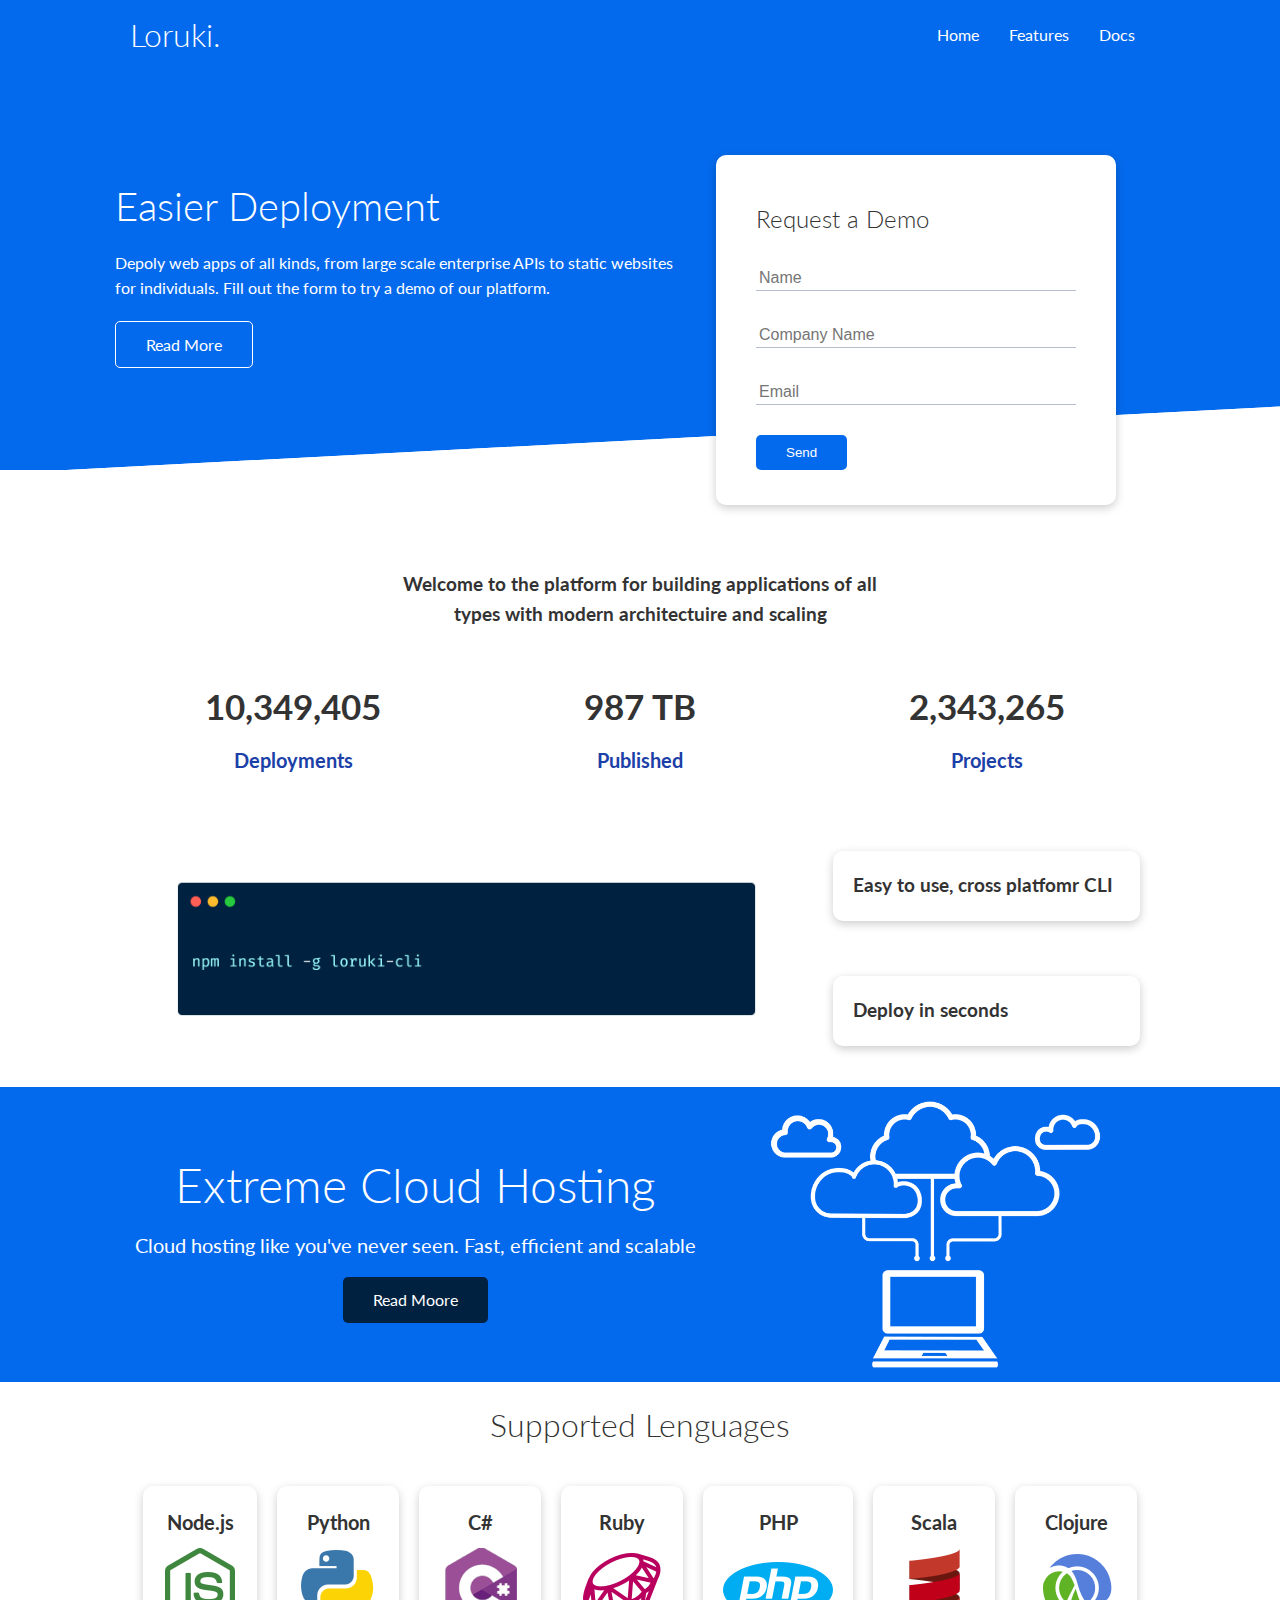
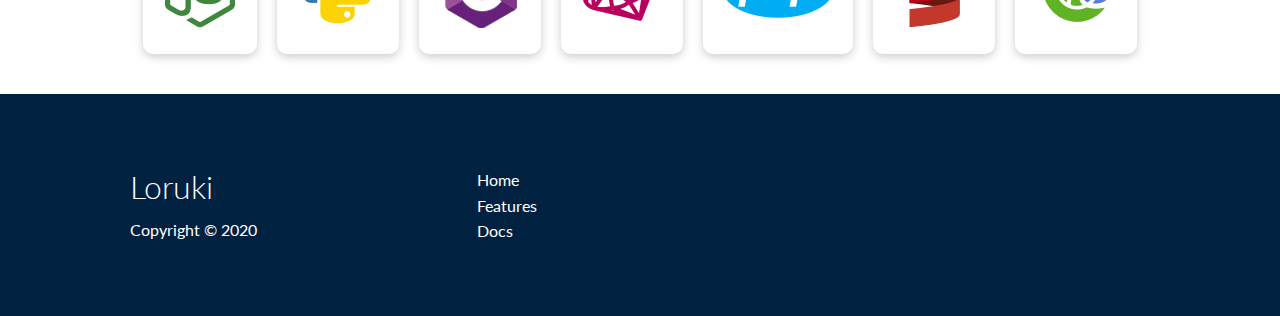
<file: index.html>
<!DOCTYPE html>
<html lang="en">
<head>
    <meta charset="UTF-8">
    <meta name="viewport" content="width=device-width, initial-scale=1.0">
    <link rel="stylesheet" href="https://cdnjs.cloudflare.com/ajax/libs/font-awesome/5.15.1/css/all.min.css" integrity="sha512-+4zCK9k+qNFUR5X+cKL9EIR+ZOhtIloNl9GIKS57V1MyNsYpYcUrUeQc9vNfzsWfV28IaLL3i96P9sdNyeRssA==" crossorigin="anonymous">
    <link rel="stylesheet" href="styles/utilities.css">
    <link rel="stylesheet" href="styles/style.css">
    <title>Loruki | Cloud Hosting For Everyone</title>
</head>
<body>

    <!-- Navbar -->

    <div class="navbar">
        <div class="container flex">
            <h1 class="logo">Loruki.</h1>
            <nav>
                <ul>
                    <li><a href="index.html">Home</a></li>
                    <li><a href="features.html">Features</a></li>
                    <li><a href="docs.html">Docs</a></li>
                </ul>
            </nav>
        </div>
    </div>

    <!-- Showcase -->
     
    <section class="showcase">
        <div class="container grid"> 
            <div class="showcase-text">
                <h1>Easier Deployment</h1>
                <p>Depoly web apps of all kinds, from large scale enterprise APIs to static websites for individuals. Fill out the form to try a demo of our platform.</p>
                <a href="features.html" class="btn btn-outline">Read More</a>
            </div>

            <div class="showcase-form card">
                <h2>Request a Demo</h2>
                <form>
                    <div class="form-control">
                        <input type="text" name="name" placeholder="Name" required>
                    </div>
                    <div class="form-control">
                        <input type="text" name="company" placeholder="Company Name" required>
                    </div>
                    <div class="form-control">
                        <input type="email" name="email" placeholder="Email" required>
                    </div>
                    <input type="submit" value="Send" class="btn btn-primary">
                </form>
            </div>
        </div>
    </section>

    <!-- Stats -->

    <section class="stats">
        <div class="container">
            <h3 class="stats-heading text-center my-1">
                Welcome to the platform for building applications of all types with modern architectuire and scaling
            </h3>

            <div class="grid grid-3 text-center my-4">
                <div>
                    <i class="fas fa-server fa-3x"></i>
                    <h3>10,349,405</h3>
                    <p class="text-secondary">Deployments</p>
                </div>
                <div>
                    <i class="fas fa-upload fa-3x"></i>
                    <h3>987 TB</h3>
                    <p class="text-secondary">Published</p>
                </div>
                <div>
                    <i class="fas fa-project-diagram fa-3x"></i>
                    <h3>2,343,265</h3>
                    <p class="text-secondary">Projects</p>
                </div>
            </div>
        </div>
    </section>

    <!-- Cli-->

    <section class="cli">
        <div class="container grid">
            <img src="./images/cli.png" alt="">
            <div class="card">
                <h3>Easy to use, cross platfomr CLI</h3>
            </div>
            <div class="card">
                <h3>Deploy in seconds</h3>
            </div>
        </div>
    </section>

    <!-- Could -->

    <section class="cloud bg-primary my-2 py2">
        <div class="container grid">
            <div class="text-center">
                <h2 class="lg">Extreme Cloud Hosting</h2>
                <p class="lead my-1">Cloud hosting like you've never seen. Fast, efficient and scalable</p>
                <a href="features.html" class="btn btn-dark">Read Moore</a>
            </div>
            <img src="./images/cloud.png" alt="">
        </div>
    </section>

    <!-- Lenguages -->

    <section class="lenguages">
        <h2 class="md text-center my-2">
            Supported Lenguages
        </h2>
        <div class="container flex">
            <div class="card">
                <h4>Node.js</h4>
                <img src="./images/logos/node.png" alt="">
            </div>
            <div class="card">
                <h4>Python</h4>
                <img src="./images/logos/python.png" alt="">
            </div>
            <div class="card">
                <h4>C#</h4>
                <img src="./images/logos/csharp.png" alt="">
            </div>
            <div class="card">
                <h4>Ruby</h4>
                <img src="./images/logos/ruby.png" alt="">
            </div>
            <div class="card">
                <h4>PHP</h4>
                <img src="./images/logos/php.png" alt="">
            </div>
            <div class="card">
                <h4>Scala</h4>
                <img src="./images/logos/scala.png" alt="">
            </div>
            <div class="card">
                <h4>Clojure</h4>
                <img src="./images/logos/clojure.png" alt="">
            </div>
        </div>
    </section>

    <!-- Footer -->

    <footer class="footer bg-dark py-5">
        <div class="container grid grid-3">
            <div>
                <h1>Loruki</h1>
                <p>Copyright &copy; 2020</p>
            </div>
            <nav>
                <ul>
                    <li><a href="index.html">Home</a></li>
                    <li><a href="features.html">Features</a></li>
                    <li><a href="docs.html">Docs</a></li>
                </ul>
            </nav>
            <div class="social">
                <a href="#"><i class="fab fa-github fa-2x"></i></a>
                <a href="#"><i class="fab fa-facebook fa-2x"></i></a>
                <a href="#"><i class="fab fa-instagram fa-2x"></i></a>
                <a href="#"><i class="fab fa-twitter fa-2x"></i></a>
            </div>
        </div>
    </footer>
</body>
</html>
</file>
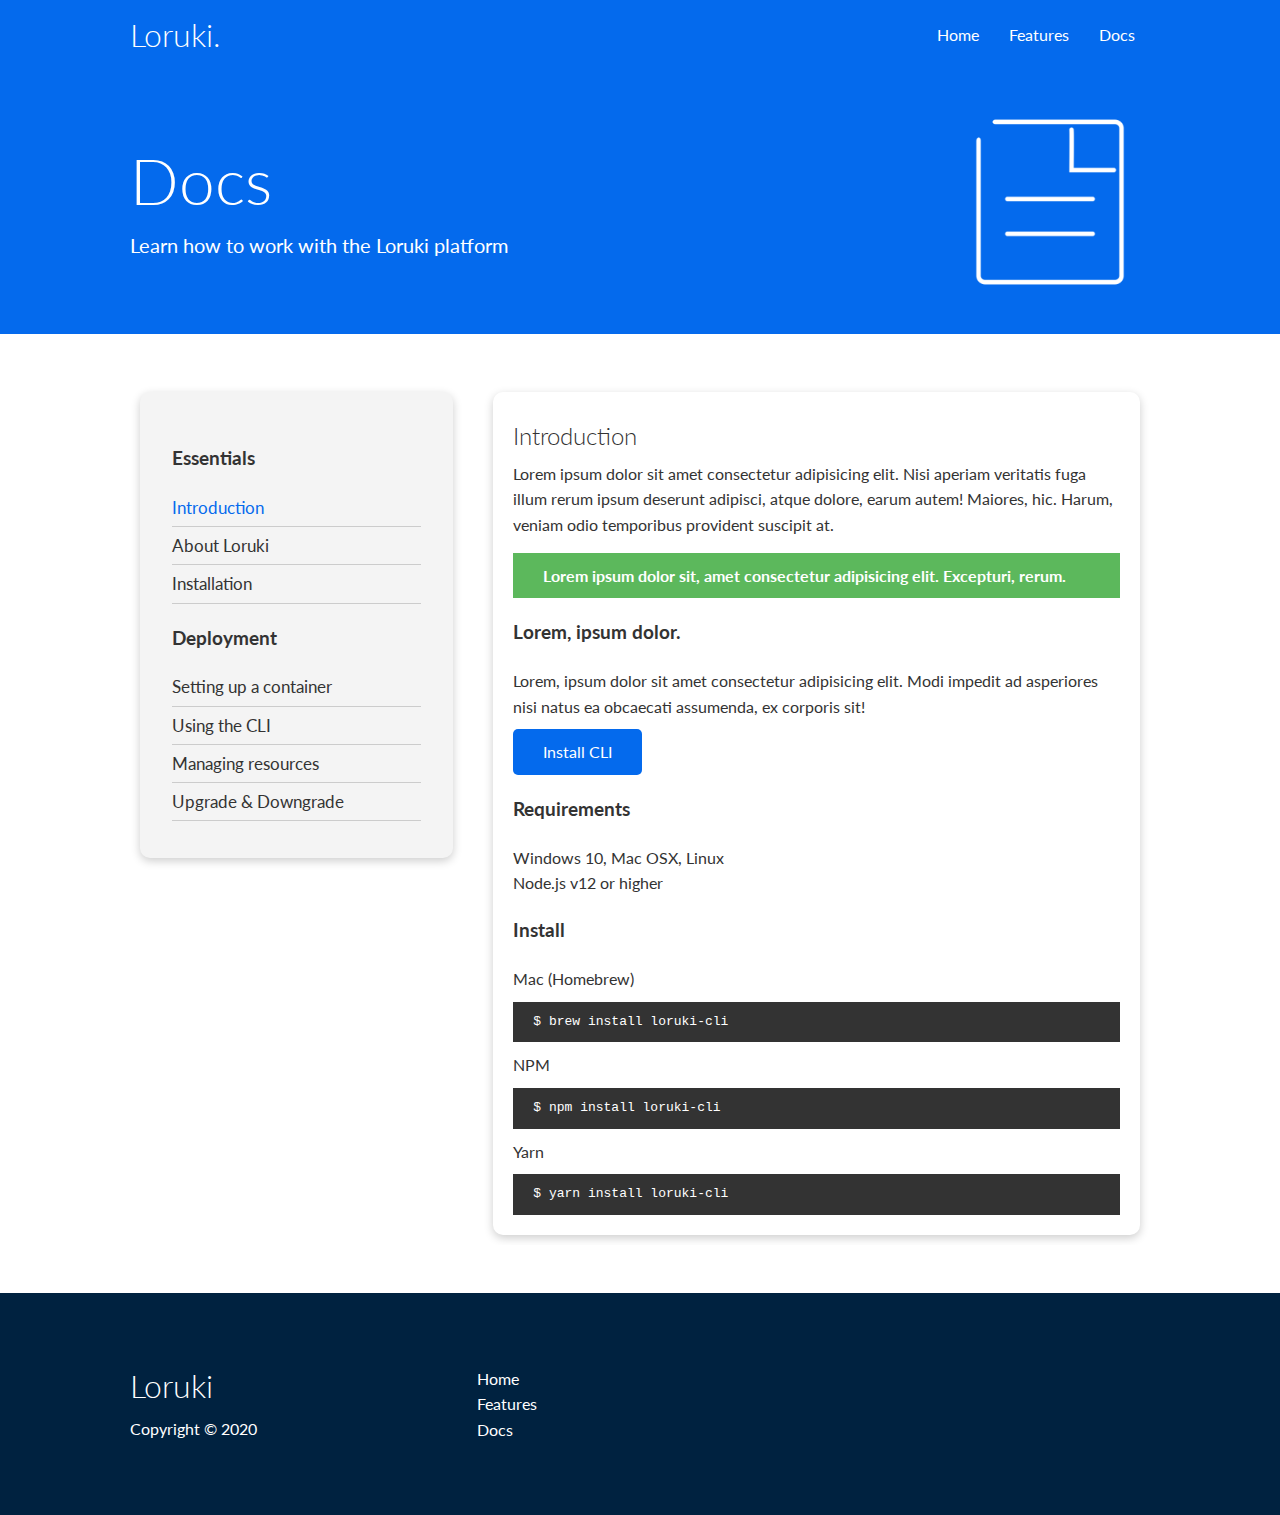
<file: docs.html>
<!DOCTYPE html>
<html lang="en">
<head>
    <meta charset="UTF-8">
    <meta name="viewport" content="width=device-width, initial-scale=1.0">
    <link rel="stylesheet" href="https://cdnjs.cloudflare.com/ajax/libs/font-awesome/5.15.1/css/all.min.css" integrity="sha512-+4zCK9k+qNFUR5X+cKL9EIR+ZOhtIloNl9GIKS57V1MyNsYpYcUrUeQc9vNfzsWfV28IaLL3i96P9sdNyeRssA==" crossorigin="anonymous">
    <link rel="stylesheet" href="styles/utilities.css">
    <link rel="stylesheet" href="styles/style.css">
    <title>Loruki | Cloud Hosting For Everyone</title>
</head>
<body>

    <!-- Navbar -->

    <div class="navbar">
        <div class="container flex">
            <h1 class="logo">Loruki.</h1>
            <nav>
                <ul>
                    <li><a href="index.html">Home</a></li>
                    <li><a href="features.html">Features</a></li>
                    <li><a href="docs.html">Docs</a></li>
                </ul>
            </nav>
        </div>
    </div>

    <!-- Head -->

    <section class="docs-head bg-primary py-3">
        <div class="container grid">
            <div>
                <h1 class="xl">Docs</h1>
                <p class="lead">Learn how to work with the Loruki platform</p>
            </div>
            <img src="./images/docs.png" alt="">
        </div>
    </section>

    <!-- Docs main -->

    <section class="docs-main my-4">
        <div class="container grid">
            <div class="card bg-light p-3">
                <h3 class="my-2">Essentials</h3>
                <nav>
                    <ul>
                        <li><a class="text-primary" href="#">Introduction</a></li>
                        <li><a href="#">About Loruki</a></li>
                        <li><a href="#">Installation</a></li>
                    </ul>
                </nav>

                <h3 class="my-2">Deployment</h3>
                <nav>
                    <ul>
                        <li><a href="#">Setting up a container</a></li>
                        <li><a href="#">Using the CLI</a></li>
                        <li><a href="#">Managing resources</a></li>
                        <li><a href="#">Upgrade & Downgrade</a></li>
                    </ul>
                </nav>
            </div>
            <div class="card">
                <h2>Introduction</h2>
                <p>Lorem ipsum dolor sit amet consectetur adipisicing elit. Nisi aperiam veritatis fuga illum rerum ipsum deserunt adipisci, atque dolore, earum autem! Maiores, hic. Harum, veniam odio temporibus provident suscipit at.</p>
                
                <div class="alert alert-success">
                    <i class="fas fa-info"></i> Lorem ipsum dolor sit, amet consectetur adipisicing elit. Excepturi, rerum.
                </div>
                
                <h3>Lorem, ipsum dolor.</h3>
                <p>Lorem, ipsum dolor sit amet consectetur adipisicing elit. Modi impedit ad asperiores nisi natus ea obcaecati assumenda, ex corporis sit!</p>
                <a href="#" class="btn btn-primary">Install CLI</a>
                
                <h3>Requirements</h3>
                <ul>
                    <li>Windows 10, Mac OSX, Linux</li>
                    <li>Node.js v12 or higher</li>
                </ul>

                <h3>Install</h3>
                <p>Mac (Homebrew)</p>
                <pre><code>$ brew install loruki-cli</code></pre>
                <p>NPM</p>
                <pre><code>$ npm install loruki-cli</code></pre>
                <p>Yarn</p>
                <pre><code>$ yarn install loruki-cli</code></pre>
            
            </div>
        </div>
    </section>

    <!-- Footer -->

    <footer class="footer bg-dark py-5">
        <div class="container grid grid-3">
            <div>
                <h1>Loruki</h1>
                <p>Copyright &copy; 2020</p>
            </div>
            <nav>
                <ul>
                    <li><a href="index.html">Home</a></li>
                    <li><a href="features.html">Features</a></li>
                    <li><a href="docs.html">Docs</a></li>
                </ul>
            </nav>
            <div class="social">
                <a href="#"><i class="fab fa-github fa-2x"></i></a>
                <a href="#"><i class="fab fa-facebook fa-2x"></i></a>
                <a href="#"><i class="fab fa-instagram fa-2x"></i></a>
                <a href="#"><i class="fab fa-twitter fa-2x"></i></a>
            </div>
        </div>
    </footer>
</body>
</html>
</file>
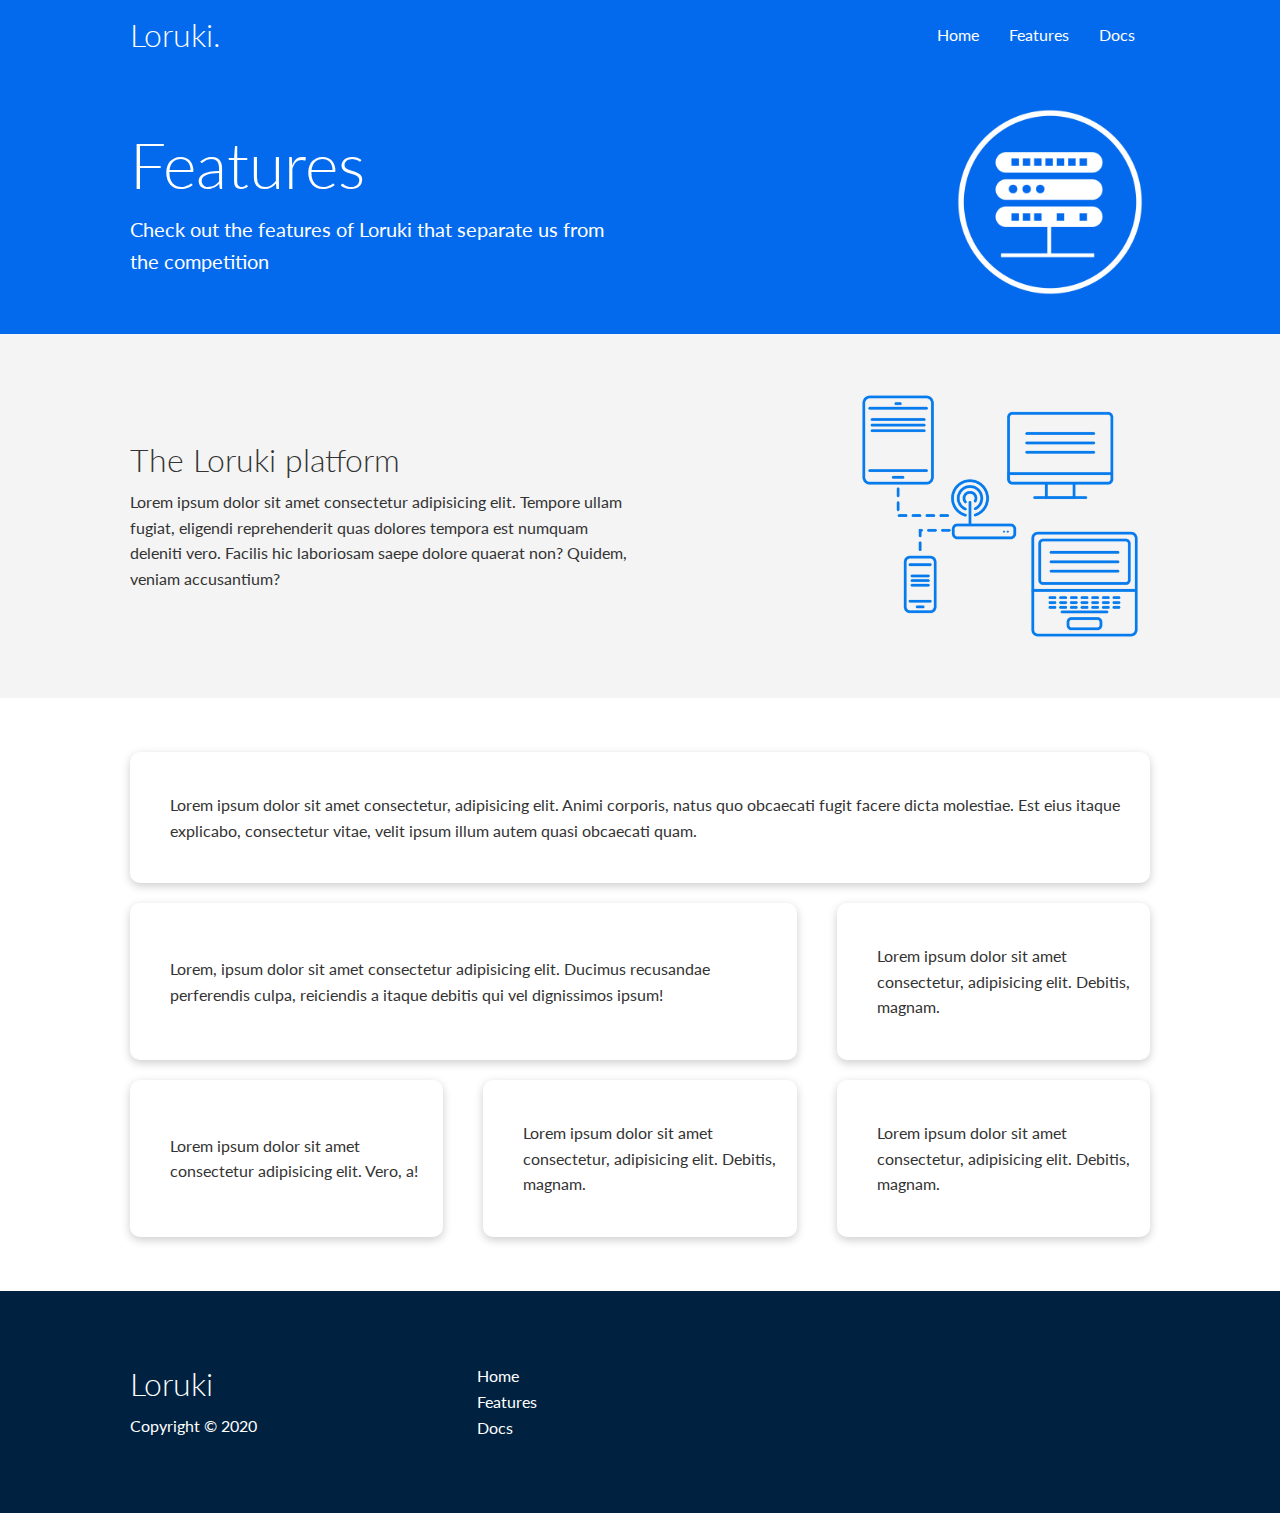
<file: features.html>
<!DOCTYPE html>
<html lang="en">
<head>
    <meta charset="UTF-8">
    <meta name="viewport" content="width=device-width, initial-scale=1.0">
    <link rel="stylesheet" href="https://cdnjs.cloudflare.com/ajax/libs/font-awesome/5.15.1/css/all.min.css" integrity="sha512-+4zCK9k+qNFUR5X+cKL9EIR+ZOhtIloNl9GIKS57V1MyNsYpYcUrUeQc9vNfzsWfV28IaLL3i96P9sdNyeRssA==" crossorigin="anonymous">
    <link rel="stylesheet" href="styles/utilities.css">
    <link rel="stylesheet" href="styles/style.css">
    <title>Loruki | Cloud Hosting For Everyone</title>
</head>
<body>

    <!-- Navbar -->

    <div class="navbar">
        <div class="container flex">
            <h1 class="logo">Loruki.</h1>
            <nav>
                <ul>
                    <li><a href="index.html">Home</a></li>
                    <li><a href="features.html">Features</a></li>
                    <li><a href="docs.html">Docs</a></li>
                </ul>
            </nav>
        </div>
    </div>

    <!-- Head -->

    <section class="features-head bg-primary py-3">
        <div class="container grid">
            <div>
                <h1 class="xl">Features</h1>
                <p class="lead">Check out the features of Loruki that separate us from the competition</p>
            </div>
            <img src="./images/server.png" alt="">
        </div>
    </section>

    <!-- Subhead -->

    <section class="features-sub-head bg-light py-3">
        <div class="container grid">
            <div>
                <h1 class="md">The Loruki platform</h1>
                <p>Lorem ipsum dolor sit amet consectetur adipisicing elit. Tempore ullam fugiat, eligendi reprehenderit quas dolores tempora est numquam deleniti vero. Facilis hic laboriosam saepe dolore quaerat non? Quidem, veniam accusantium?</p>
            </div>
            <img src="./images/server2.png" alt="">
        </div>
    </section>

    <section class="features-main my-2">
        <div class="container grid grid-3">
            <div class="card flex">
                <i class="fas fa-server fa-3x"></i>
                <p>Lorem ipsum dolor sit amet consectetur, adipisicing elit. Animi corporis, natus quo obcaecati fugit facere dicta molestiae. Est eius itaque explicabo, consectetur vitae, velit ipsum illum autem quasi obcaecati quam.</p>
            </div>
            <div class="card flex">
                <i class="fas fa-network-wired fa-3x"></i>
                <p>
                    Lorem, ipsum dolor sit amet consectetur adipisicing elit. Ducimus
                    recusandae perferendis culpa, reiciendis a itaque debitis qui vel
                    dignissimos ipsum!
                </p>
            </div>
            <div class="card flex">
                <i class="fas fa-laptop-code fa-3x"></i>
                <p>
                    Lorem ipsum dolor sit amet consectetur, adipisicing elit. Debitis,
                    magnam.
                </p>
            </div>
            <div class="card flex">
                <i class="fas fa-database fa-3x"></i>
                <p>
                    Lorem ipsum dolor sit amet consectetur adipisicing elit. Vero, a!
                </p>
            </div>
            <div class="card flex">
                <i class="fas fa-power-off fa-3x"></i>
                <p>
                    Lorem ipsum dolor sit amet consectetur, adipisicing elit. Debitis,
                    magnam.
                </p>
            </div>
            <div class="card flex">
                <i class="fas fa-upload fa-3x"></i>
                <p>
                    Lorem ipsum dolor sit amet consectetur, adipisicing elit. Debitis,
                    magnam.
                </p>
            </div>
        </div>
    </section>

    <!-- Footer -->

    <footer class="footer bg-dark py-5">
        <div class="container grid grid-3">
            <div>
                <h1>Loruki</h1>
                <p>Copyright &copy; 2020</p>
            </div>
            <nav>
                <ul>
                    <li><a href="index.html">Home</a></li>
                    <li><a href="features.html">Features</a></li>
                    <li><a href="docs.html">Docs</a></li>
                </ul>
            </nav>
            <div class="social">
                <a href="#"><i class="fab fa-github fa-2x"></i></a>
                <a href="#"><i class="fab fa-facebook fa-2x"></i></a>
                <a href="#"><i class="fab fa-instagram fa-2x"></i></a>
                <a href="#"><i class="fab fa-twitter fa-2x"></i></a>
            </div>
        </div>
    </footer>
</body>
</html>
</file>
<file: styles/utilities.css>
.container {
    max-width: 1100px;
    margin: 0 auto;
    overflow: auto;
    padding: 0 40px;
}

.card {
    background-color: #fff;
    color: #333;
    border-radius: 10px;
    box-shadow: 0 3px 10px rgba(0, 0, 0, 0.2);
    padding: 20px;
    margin: 10px;
}

.btn {
    display: inline-block;
    padding: 10px 30px;
    cursor: pointer;
    background: var(--primary-color);
    color: #fff;
    border: none;
    border-radius: 5px;
}

.btn-outline {
    background-color: transparent;
    border: 1px solid #fff;
}

.btn:hover {
    transform: scale(.98);
}

/* Backgrounds & colored buttons */
.bg-primary, 
.btn-primary {
    background-color: var(--primary-color);
    color: #fff;
}

.bg-secondary, 
.btn-secondary {
    background-color: var(--secondary-color);
    color: #fff;
}
.bg-dark, 
.btn-dark {
    background-color: var(--dark-color);
    color: #fff;
}

.bg-light, 
.btn-light {
    background-color: var(--light-color);
    color: #333;
}

.bg-primary a, 
.btn-primary a,
.bg-secondary a, 
.btn-secondary a,
.bg-dark a, 
.btn-dark a {
    color: #fff;
}

/* Text colors */
.text-primary {
    color: var(--primary-color);
}

.text-secondary {
    color: var(--secondary-color);
}
.text-dark {
    color: var(--dark-color);
}

.text-light {
    color: var(--light-color);
}

/* Text sizes */
.lead {
    font-size: 20px;
}

.sm {
    font-size: 1rem;
}

.md {
    font-size: 2rem;
}

.lg {
    font-size: 3rem;
}

.xl {
    font-size: 4rem;
}

.text-center {
    text-align: center;
}

/* Alert */
.alert {
    background-color: var(--light-color);
    padding: 10px 20px;
    font-weight: bold;
    margin: 15px 0;
}

.alert i {
    margin-right: 10px;
}

.alert-success {
    background-color: var(--success-color);
    color: #fff;
}

.alert-error {
    background-color: var(--error-color);
    color: #fff;
}

.flex {
    display: flex;
    justify-content: center;
    align-items: center;
    height: 100%;

}

.grid {
    display: grid;
    grid-template-columns: repeat(2, 1fr);
    gap: 20px;
    justify-content: center;
    align-items: center;
    height: 100%;
}

.grid-3 {
    grid-template-columns: repeat(3, 1fr);
}

/* Margin */
.my-1 {
    margin: 1rem 0;
}

.my-2 {
    margin: 1.5rem 0;
}

.my-3 {
    margin: 2rem 0;
}
.my-4 {
    margin: 3rem 0;
}
.my-5 {
    margin: 4rem 0;
}

.m-1 {
    margin: 1rem;
}

.m-2 {
    margin: 1.5rem;
}

.m-3 {
    margin: 2rem;
}
.m-4 {
    margin: 3rem;
}
.m-5 {
    margin: 4rem;
}


/* Padding */
.py-1 {
    padding: 1rem 0;
}

.py-2 {
    padding: 1.5rem 0;
}

.py-3 {
    padding: 2rem 0;
}
.py-4 {
    padding: 3rem 0;
}
.py-5 {
    padding: 4rem 0;
}

.p-1 {
    padding: 1rem;
}

.p-2 {
    padding: 1.5rem;
}

.p-3 {
    padding: 2rem;
}
.p-4 {
    padding: 3rem;
}
.p-5 {
    padding: 4rem;
}
</file>
<file: styles/style.css>
@import url('https://fonts.googleapis.com/css2?family=Lato:wght@300&display=swap');

:root {
    --primary-color: #046aed;
    --secondary-color: #1c3fa8;
    --dark-color: #002240;
    --light-color: #f4f4f4;
    --success-color: #5cb85c;
    --error-color: #d9534f;
}

* {
    box-sizing: border-box;
    padding: 0;
    margin: 0;
}

body {
    font-family: 'Lato', sans-serif;
    color: #333;
    line-height: 1.6;
}

ul {
    list-style-type: none;
}

a {
    text-decoration: none;
    color: #333;
}

h1, 
h2 {
    font-weight: 300;
    line-height: 1.2;
    margin: 10px 0;
}

p {
    margin: 10px 0;
}

img {
    width: 100%;
}

code, pre {
    background: #333;
    color: #fff;
    padding: 10px;
}

.navbar {
    background-color: var(--primary-color);
    color: white;
    height: 70px;
}

.navbar ul {
    display: flex;
}

.navbar a {
    color: white;
    padding: 10px;
    margin: 0 5px;
}

.navbar a:hover {
    border-bottom: 2px white solid;
}

.navbar .flex {
    justify-content: space-between;
}

/* Showcase */
.showcase {
    height: 400px;
    background-color: var(--primary-color);
    color: #fff;
    position: relative;
}

.showcase h1 {
    font-size: 40px;
}

.showcase p {
    margin: 20px 0;
}

.showcase .grid {
    grid-template-columns: 55% 45%;
    gap: 30px;
    overflow: visible;
}

.showcase-text {
    animation: slideInFromLeft 1s ease-in;
}

.showcase-form {
    position: relative;
    top: 60px;
    height: 350px;
    width: 400px;
    padding: 40px;
    z-index: 100;
    animation: slideInFromRight 1s ease-in;
}

.showcase-form .form-control {
    margin: 30px 0;
}

.showcase-form input[type='text'],
.showcase-form input[type='email'] {
    border: 0;
    border-bottom: 1px solid #b4becd;
    width: 100%;
    padding: 3px;
    font-size: 16px;
}

.showcase-form input:focus {
    outline: none;
}

.showcase::before, .showcase::after {
    content: "";
    position: absolute;
    height: 100px;
    bottom: -70px;
    right: 0;
    left: 0;
    background: #fff;
    transform: skewY(-3deg);
    -webkit-transform: skewY(-3deg);
    -moz-transform: skewY(-3deg);
    -ms-transform: skewY(-3deg);
}

/* Stats */
.stats  {
    padding-top: 100px;
    animation: slideInFromBottom 1s ease-in;
}

.stats-heading {
    max-width: 500px;
    margin: auto;
}

.stats .grid h3 {
    font-size: 35px;
}

.stats .grid p {
    font-size: 20px;
    font-weight: bold;
}

/* Cli */
.cli .grid {
    grid-template-columns: repeat(3, 1fr);
    grid-template-rows: repeat(2, 1fr);
}

.cli .grid > *:first-child {
    grid-column: 1 / span 2;
    grid-row: 1 / span 2;
}

/* Cloud */
.cloud .grid {
    grid-template-columns: 4fr 3fr;
}

/* Lenguages */
.lenguages .flex {
    flex-wrap: wrap;
}

.lenguages .card {
    text-align: center;
    margin: 18px 10px 40px;
    transition: transform 0.2s ease;
}

.lenguages .card h4 {
    font-size: 20px;
    margin-bottom: 10px;
}

.lenguages .card:hover {
    transform: translateY(-15px);
}

/* Features */
.features-head img, 
.docs-head img {
    width: 200px;
    justify-self: flex-end;
}

.features-sub-head img {
    width: 300px;
    justify-self: flex-end;
}

.features-main .card > i {
    margin-right: 20px;
}

.features-main .grid {
    padding: 30px;
}

.features-main .grid > *:first-child {
    grid-column: 1 / span 3;
}

.features-main .grid > *:nth-child(2) {
    grid-column: 1 / span 2;
}

/* Docs */
.docs-main h3 {
    margin: 20px 0;
}

.docs-main .grid {
    grid-template-columns: 1fr 2fr;
    align-items: flex-start;
}

.docs-main nav li {
    font-size: 17px;
    padding-bottom: 5px;
    margin-bottom: 5px;
    border-bottom: 1px #ccc solid;
}

.docs-main a:hover {
    font-weight: bold;
}

/* Footer */
.footer .social a {
    margin: 0 10px;
}

/* Animations */
@keyframes slideInFromLeft {
    0% {
        transform: translateX(-100%);
    }

    100% {
        transform: translateX(0);
    }
}

@keyframes slideInFromRight {
    0% {
        transform: translateX(100%);
    }

    100% {
        transform: translateX(0);
    }
}

@keyframes slideInFromTop {
    0% {
        transform: translateY(-100%);
    }

    100% {
        transform: translateY(0);
    }
}

@keyframes slideInFromBottom {
    0% {
        transform: translateY(100%);
    }

    100% {
        transform: translateY(0);
    }
}

/* Tablets and under */
@media(max-width: 768px) {
    .grid,
    .showcase .grid,
    .stats .grid,
    .cli .grid,
    .cloud .grid,
    .features-main .grid,
    .docs-main .grid {
        grid-template-columns: 1fr;
        grid-template-rows: 1fr;
    }

    .showcase {
        height: auto;
    }

    .showcase-text {
        text-align: center;
        margin-top: 40px;
        animation: slideInFromTop 1s ease-in;
    }

    .showcase-form {
        justify-self: center;
        margin: auto;
        animation: slideInFromBottom 1s ease-in;
    }

    .cli .grid > *:first-child{
        grid-column: 1;
        grid-row: 1;
    }

    .features-head,
    .features-sub-head,
    .docs-head {
        text-align: center;
    }
    
    .features-head img,
    .features-sub-head img,
    .docs-head img {
        justify-self: center;
    }

    .features-main .grid > *:first-child,
    .features-main .grid > *:nth-child(2) {
        grid-column: 1;
    }
}

/* Mobile */
@media(max-width: 500px) {
    .navbar {
        height: 110px;
    }
    
    .navbar .flex {
        flex-direction: column;
    }

    .navbar ul {
        padding: 10px;
        background-color: rgba(0, 0, 0, 0.1);
    }
}
</file>
